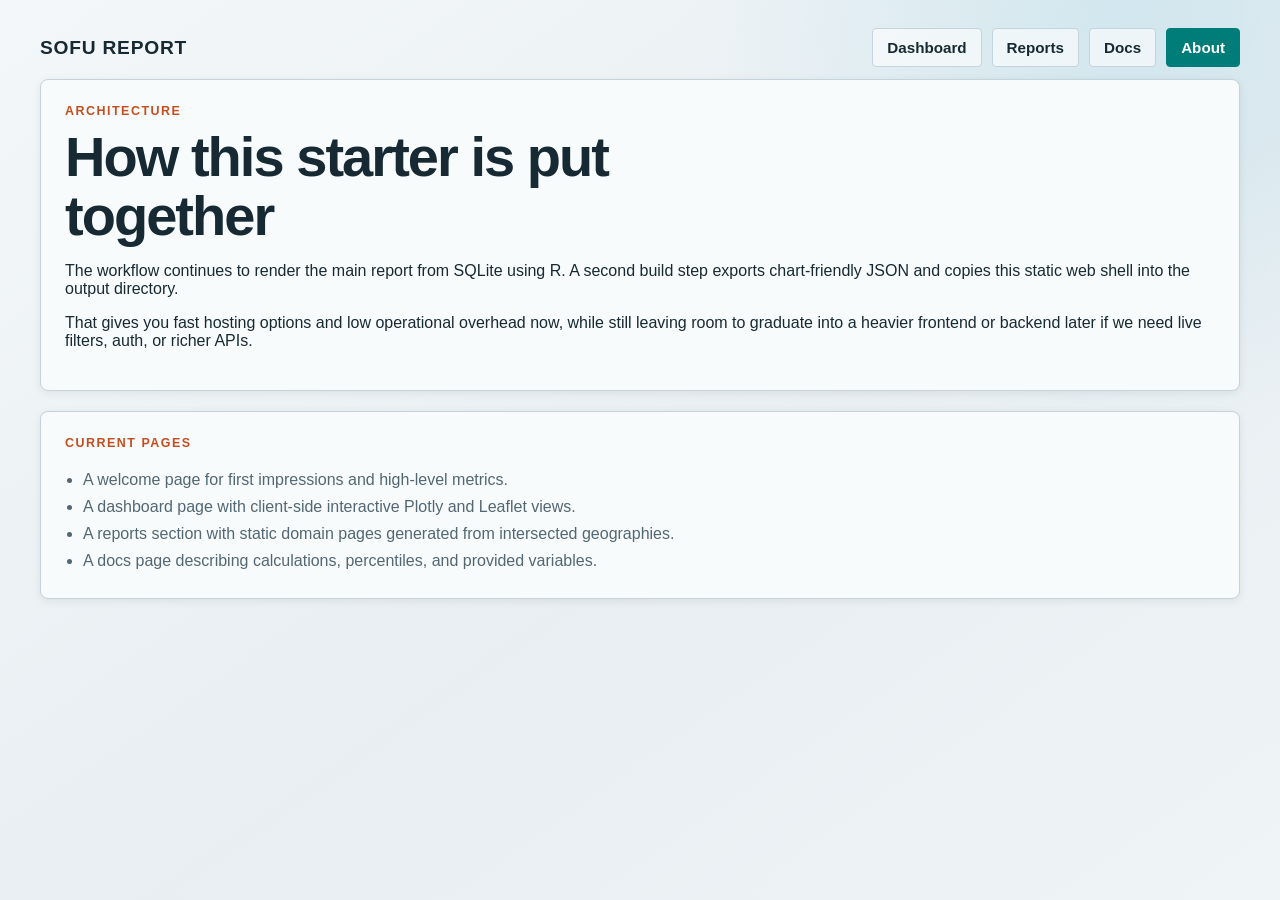
<file: web/about.html>
<!DOCTYPE html>
<html lang="en">
<head>
  <meta charset="UTF-8" />
  <meta name="viewport" content="width=device-width, initial-scale=1.0" />
  <title>About SOFU Report</title>
  <link rel="stylesheet" href="assets/styles.css" />
</head>
<body data-page="about" data-build="BUILD_VERSION">
  <div class="site-shell">
    <nav class="topbar compact">
      <a class="brand" href="index.html">SOFU Report</a>
      <div class="topbar-links">
        <a href="dashboard.html">Dashboard</a>
        <a href="reports.html">Reports</a>
        <a href="docs.html">Docs</a>
        <a class="active" href="about.html">About</a>
      </div>
    </nav>

    <main class="content-grid single-column">
      <section class="info-card">
        <p class="section-label">Architecture</p>
        <h1>How this starter is put together</h1>
        <p>
          The workflow continues to render the main report from SQLite using R. A second build step exports
          chart-friendly JSON and copies this static web shell into the output directory.
        </p>
        <p>
          That gives you fast hosting options and low operational overhead now, while still leaving room to
          graduate into a heavier frontend or backend later if we need live filters, auth, or richer APIs.
        </p>
      </section>

      <section class="info-card">
        <p class="section-label">Current pages</p>
        <ul class="feature-list">
          <li>A welcome page for first impressions and high-level metrics.</li>
          <li>A dashboard page with client-side interactive Plotly and Leaflet views.</li>
          <li>A reports section with static domain pages generated from intersected geographies.</li>
          <li>A docs page describing calculations, percentiles, and provided variables.</li>
        </ul>
      </section>
    </main>
  </div>
</body>
</html>
</file>
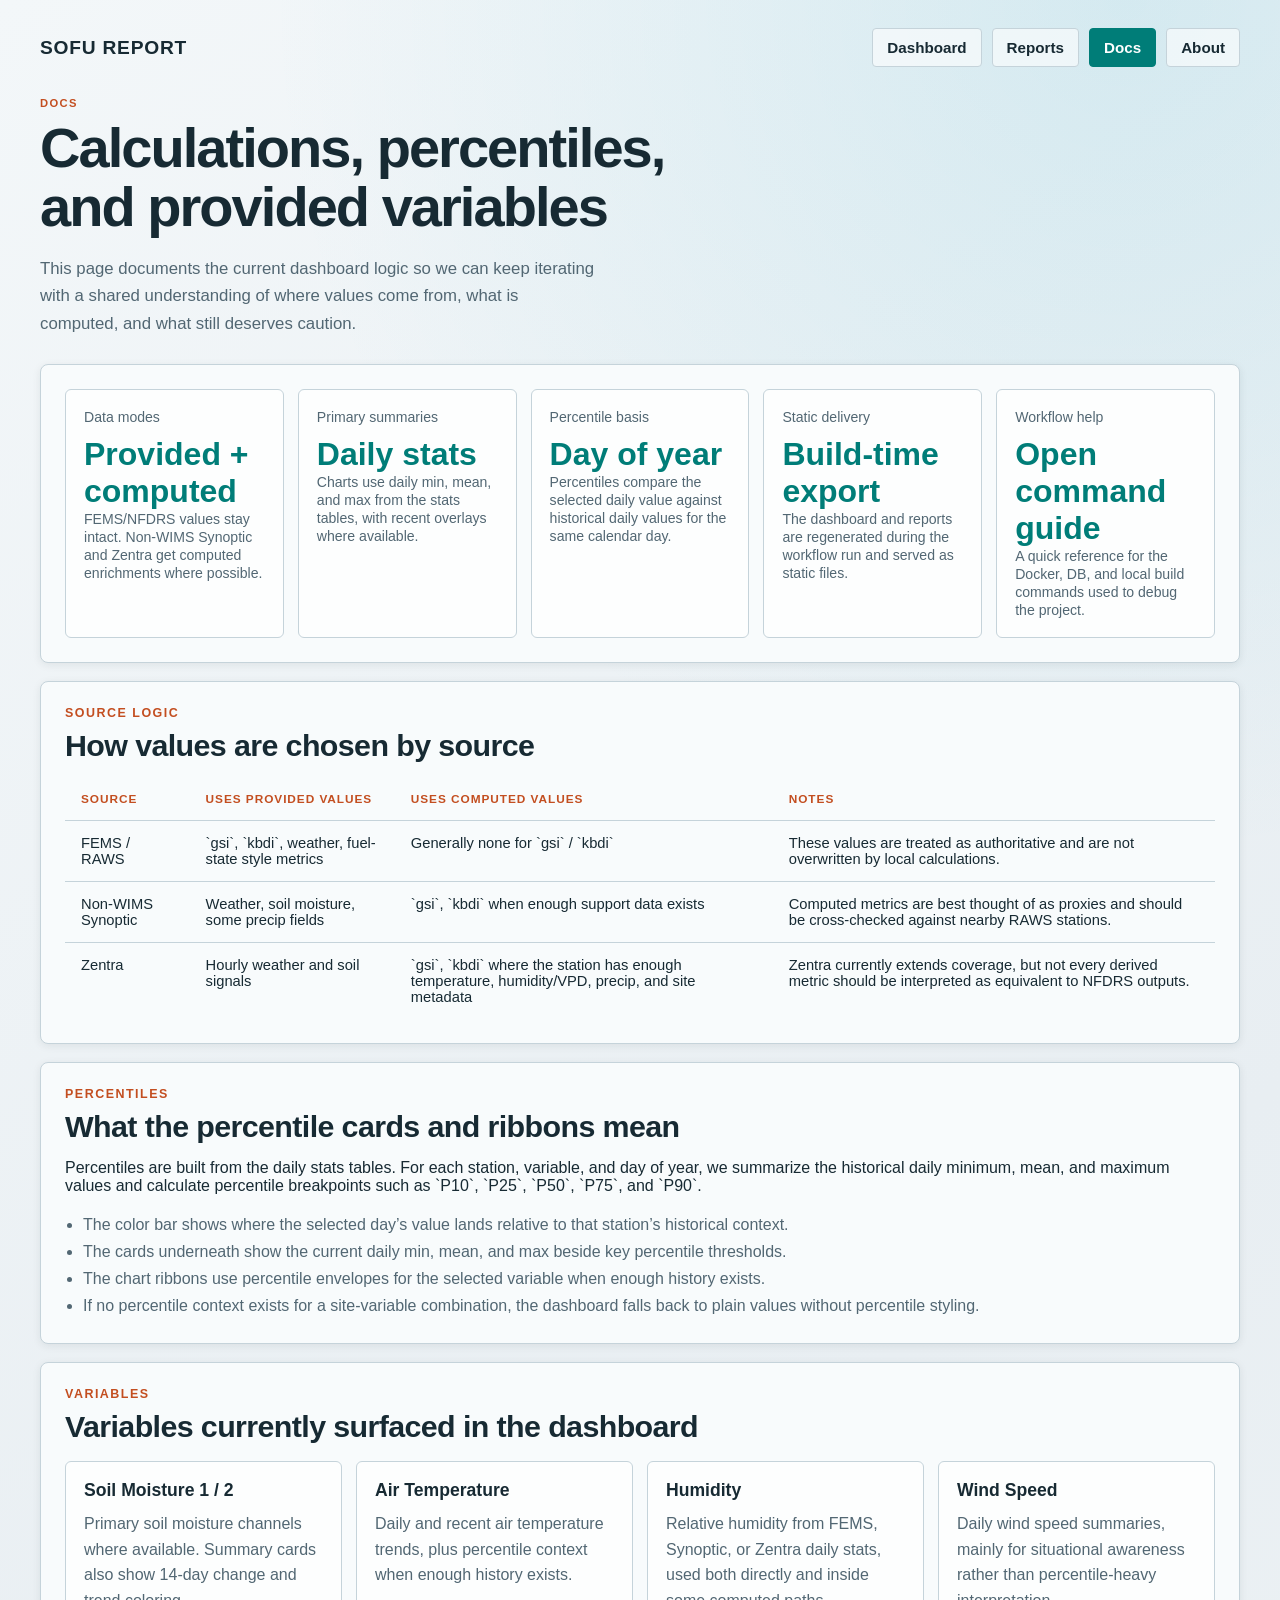
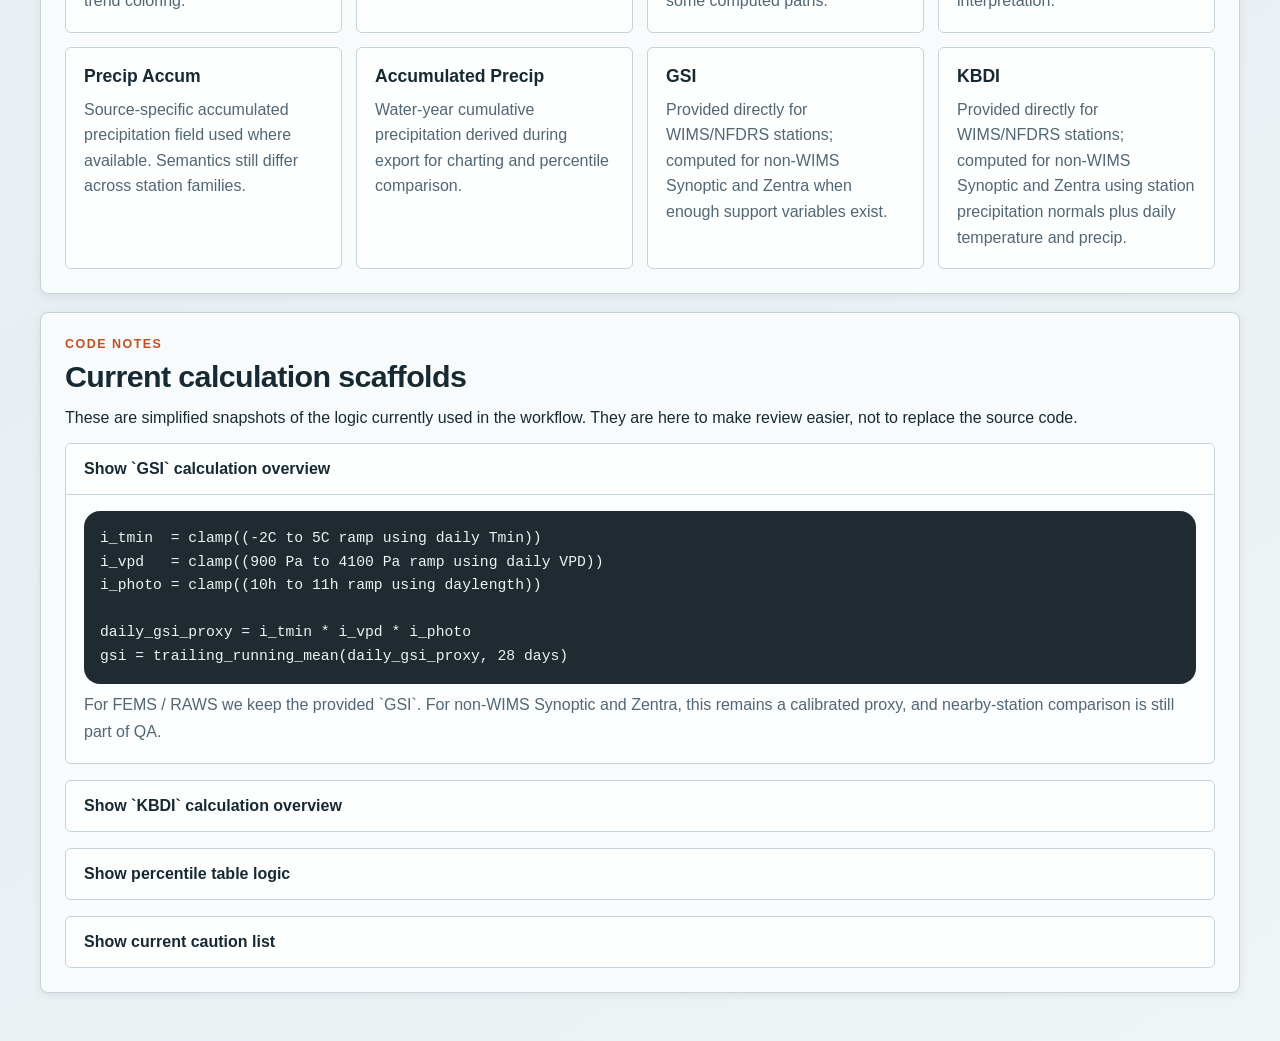
<file: web/docs.html>
<!DOCTYPE html>
<html lang="en">
<head>
  <meta charset="UTF-8" />
  <meta name="viewport" content="width=device-width, initial-scale=1.0" />
  <title>SOFU Docs</title>
  <link rel="stylesheet" href="assets/styles.css" />
</head>
<body data-page="docs" data-build="BUILD_VERSION">
  <div class="site-shell">
    <nav class="topbar compact">
      <a class="brand" href="index.html">SOFU Report</a>
      <div class="topbar-links">
        <a href="dashboard.html">Dashboard</a>
        <a href="reports.html">Reports</a>
        <a class="active" href="docs.html">Docs</a>
        <a href="about.html">About</a>
      </div>
    </nav>

    <main class="content-grid single-column docs-layout">
      <section class="page-header">
        <p class="eyebrow">Docs</p>
        <h1>Calculations, percentiles, and provided variables</h1>
        <p class="lead">
          This page documents the current dashboard logic so we can keep iterating with a shared understanding
          of where values come from, what is computed, and what still deserves caution.
        </p>
      </section>

      <section class="panel">
        <div class="metric-grid">
          <article class="metric-card">
            <span>Data modes</span>
            <strong>Provided + computed</strong>
            <span>FEMS/NFDRS values stay intact. Non-WIMS Synoptic and Zentra get computed enrichments where possible.</span>
          </article>
          <article class="metric-card">
            <span>Primary summaries</span>
            <strong>Daily stats</strong>
            <span>Charts use daily min, mean, and max from the stats tables, with recent overlays where available.</span>
          </article>
          <article class="metric-card">
            <span>Percentile basis</span>
            <strong>Day of year</strong>
            <span>Percentiles compare the selected daily value against historical daily values for the same calendar day.</span>
          </article>
          <article class="metric-card">
            <span>Static delivery</span>
            <strong>Build-time export</strong>
            <span>The dashboard and reports are regenerated during the workflow run and served as static files.</span>
          </article>
          <article class="metric-card">
            <span>Workflow help</span>
            <strong><a href="workflows.html">Open command guide</a></strong>
            <span>A quick reference for the Docker, DB, and local build commands used to debug the project.</span>
          </article>
        </div>
      </section>

      <section class="info-card">
        <p class="section-label">Source logic</p>
        <h2>How values are chosen by source</h2>
        <div class="docs-table-wrap">
          <table class="report-table">
            <thead>
              <tr>
                <th>Source</th>
                <th>Uses provided values</th>
                <th>Uses computed values</th>
                <th>Notes</th>
              </tr>
            </thead>
            <tbody>
              <tr>
                <td>FEMS / RAWS</td>
                <td>`gsi`, `kbdi`, weather, fuel-state style metrics</td>
                <td>Generally none for `gsi` / `kbdi`</td>
                <td>These values are treated as authoritative and are not overwritten by local calculations.</td>
              </tr>
              <tr>
                <td>Non-WIMS Synoptic</td>
                <td>Weather, soil moisture, some precip fields</td>
                <td>`gsi`, `kbdi` when enough support data exists</td>
                <td>Computed metrics are best thought of as proxies and should be cross-checked against nearby RAWS stations.</td>
              </tr>
              <tr>
                <td>Zentra</td>
                <td>Hourly weather and soil signals</td>
                <td>`gsi`, `kbdi` where the station has enough temperature, humidity/VPD, precip, and site metadata</td>
                <td>Zentra currently extends coverage, but not every derived metric should be interpreted as equivalent to NFDRS outputs.</td>
              </tr>
            </tbody>
          </table>
        </div>
      </section>

      <section class="info-card">
        <p class="section-label">Percentiles</p>
        <h2>What the percentile cards and ribbons mean</h2>
        <p>
          Percentiles are built from the daily stats tables. For each station, variable, and day of year, we summarize
          the historical daily minimum, mean, and maximum values and calculate percentile breakpoints such as
          `P10`, `P25`, `P50`, `P75`, and `P90`.
        </p>
        <ul class="feature-list">
          <li>The color bar shows where the selected day’s value lands relative to that station’s historical context.</li>
          <li>The cards underneath show the current daily min, mean, and max beside key percentile thresholds.</li>
          <li>The chart ribbons use percentile envelopes for the selected variable when enough history exists.</li>
          <li>If no percentile context exists for a site-variable combination, the dashboard falls back to plain values without percentile styling.</li>
        </ul>
      </section>

      <section class="info-card">
        <p class="section-label">Variables</p>
        <h2>Variables currently surfaced in the dashboard</h2>
        <div class="docs-variable-grid">
          <article class="docs-variable-card">
            <h3>Soil Moisture 1 / 2</h3>
            <p>Primary soil moisture channels where available. Summary cards also show 14-day change and trend coloring.</p>
          </article>
          <article class="docs-variable-card">
            <h3>Air Temperature</h3>
            <p>Daily and recent air temperature trends, plus percentile context when enough history exists.</p>
          </article>
          <article class="docs-variable-card">
            <h3>Humidity</h3>
            <p>Relative humidity from FEMS, Synoptic, or Zentra daily stats, used both directly and inside some computed paths.</p>
          </article>
          <article class="docs-variable-card">
            <h3>Wind Speed</h3>
            <p>Daily wind speed summaries, mainly for situational awareness rather than percentile-heavy interpretation.</p>
          </article>
          <article class="docs-variable-card">
            <h3>Precip Accum</h3>
            <p>Source-specific accumulated precipitation field used where available. Semantics still differ across station families.</p>
          </article>
          <article class="docs-variable-card">
            <h3>Accumulated Precip</h3>
            <p>Water-year cumulative precipitation derived during export for charting and percentile comparison.</p>
          </article>
          <article class="docs-variable-card">
            <h3>GSI</h3>
            <p>Provided directly for WIMS/NFDRS stations; computed for non-WIMS Synoptic and Zentra when enough support variables exist.</p>
          </article>
          <article class="docs-variable-card">
            <h3>KBDI</h3>
            <p>Provided directly for WIMS/NFDRS stations; computed for non-WIMS Synoptic and Zentra using station precipitation normals plus daily temperature and precip.</p>
          </article>
        </div>
      </section>

      <section class="info-card">
        <p class="section-label">Code notes</p>
        <h2>Current calculation scaffolds</h2>
        <p>
          These are simplified snapshots of the logic currently used in the workflow. They are here to make review easier,
          not to replace the source code.
        </p>

        <details class="docs-toggle" open>
          <summary>Show `GSI` calculation overview</summary>
          <div class="docs-code-wrap">
            <pre><code>i_tmin  = clamp((-2C to 5C ramp using daily Tmin))
i_vpd   = clamp((900 Pa to 4100 Pa ramp using daily VPD))
i_photo = clamp((10h to 11h ramp using daylength))

daily_gsi_proxy = i_tmin * i_vpd * i_photo
gsi = trailing_running_mean(daily_gsi_proxy, 28 days)</code></pre>
          </div>
          <p class="docs-note">
            For FEMS / RAWS we keep the provided `GSI`. For non-WIMS Synoptic and Zentra, this remains a calibrated proxy,
            and nearby-station comparison is still part of QA.
          </p>
        </details>

        <details class="docs-toggle">
          <summary>Show `KBDI` calculation overview</summary>
          <div class="docs-code-wrap">
            <pre><code>inputs:
  daily Tmax
  daily precip
  station mean annual precipitation (PRISM normal)

stateful recurrence:
  if rainfall &gt; 0.2 in:
    reduce yesterday's KBDI

  add drought factor as function of:
    current KBDI
    Tmax
    annual precipitation normal

  clamp result to [0, 800]</code></pre>
          </div>
          <p class="docs-note">
            KBDI is only computed for non-WIMS Synoptic and Zentra where usable support inputs exist. If precip support is missing,
            the workflow now prefers to skip the derived KBDI rather than emit obviously bad values.
          </p>
        </details>

        <details class="docs-toggle">
          <summary>Show percentile table logic</summary>
          <div class="docs-code-wrap">
            <pre><code>group by:
  station_id
  metric_name
  day_of_year_key
  stat_type (value_min / value_mean / value_max)

from complete daily stats:
  p05, p10, p25, p50, p75, p90, p95
  n_years
  min and max source dates</code></pre>
          </div>
          <p class="docs-note">
            Percentiles are recomputed from the daily stats tables and refreshed incrementally after the initial backfill.
          </p>
        </details>

        <details class="docs-toggle">
          <summary>Show current caution list</summary>
          <div class="docs-code-wrap">
            <pre><code>- Precip field semantics are not uniform across all sources.
- Computed GSI for non-WIMS / Zentra is a proxy, not a formal NFDRS replacement.
- Computed KBDI depends heavily on usable daily precip support.
- Variable coverage differs by station family and by site.</code></pre>
          </div>
        </details>
      </section>
    </main>
  </div>
</body>
</html>
</file>
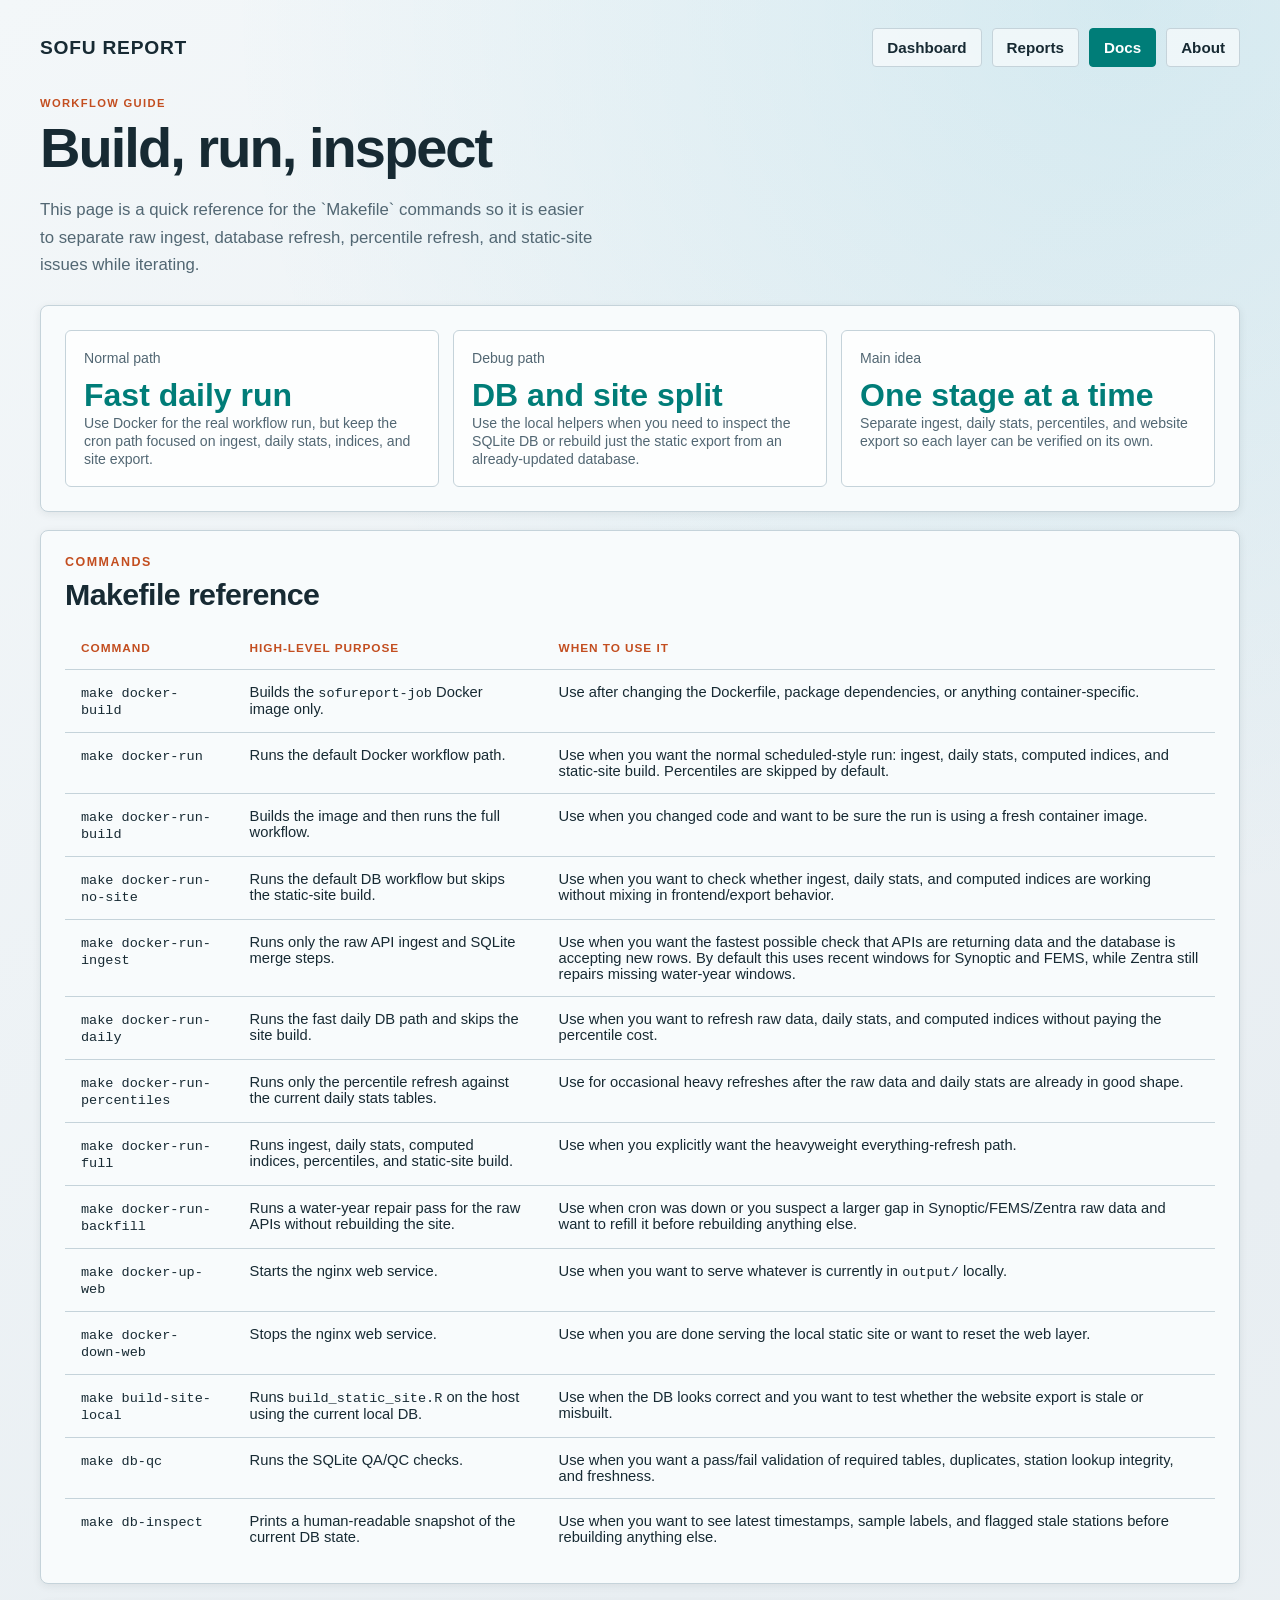
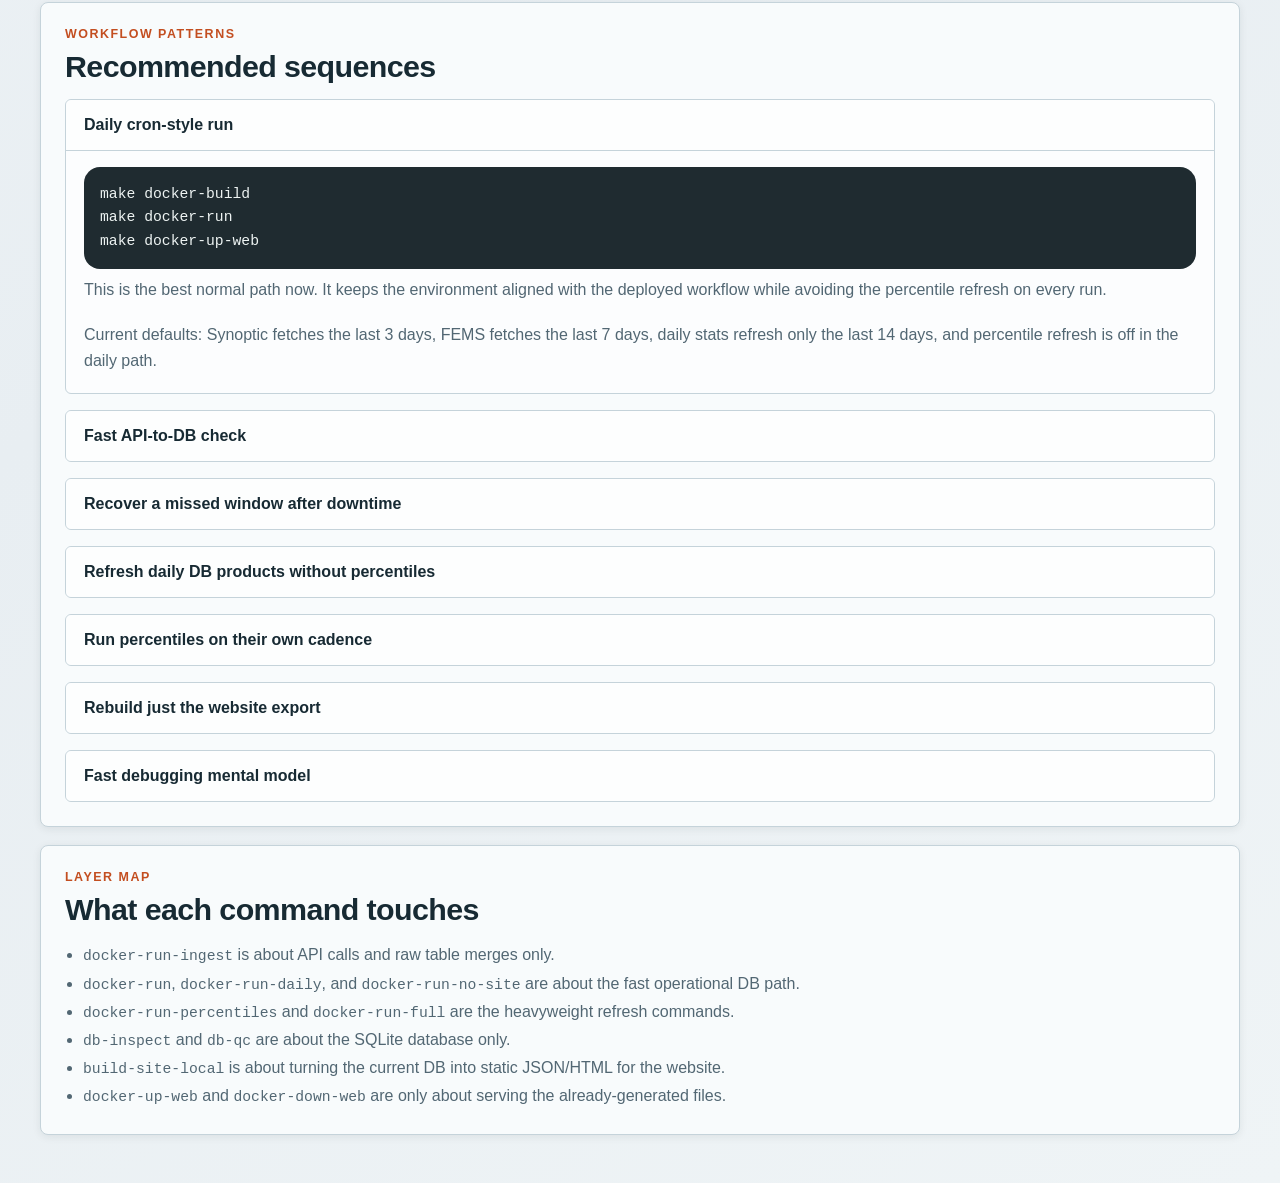
<file: web/workflows.html>
<!DOCTYPE html>
<html lang="en">
<head>
  <meta charset="UTF-8" />
  <meta name="viewport" content="width=device-width, initial-scale=1.0" />
  <title>SOFU Workflow Guide</title>
  <link rel="stylesheet" href="assets/styles.css" />
</head>
<body data-page="docs" data-build="BUILD_VERSION">
  <div class="site-shell">
    <nav class="topbar compact">
      <a class="brand" href="index.html">SOFU Report</a>
      <div class="topbar-links">
        <a href="dashboard.html">Dashboard</a>
        <a href="reports.html">Reports</a>
        <a class="active" href="docs.html">Docs</a>
        <a href="about.html">About</a>
      </div>
    </nav>

    <main class="content-grid single-column docs-layout">
      <section class="page-header">
        <p class="eyebrow">Workflow Guide</p>
        <h1>Build, run, inspect</h1>
        <p class="lead">
          This page is a quick reference for the `Makefile` commands so it is easier to separate
          raw ingest, database refresh, percentile refresh, and static-site issues while iterating.
        </p>
      </section>

      <section class="panel">
        <div class="metric-grid">
          <article class="metric-card">
            <span>Normal path</span>
            <strong>Fast daily run</strong>
            <span>Use Docker for the real workflow run, but keep the cron path focused on ingest, daily stats, indices, and site export.</span>
          </article>
          <article class="metric-card">
            <span>Debug path</span>
            <strong>DB and site split</strong>
            <span>Use the local helpers when you need to inspect the SQLite DB or rebuild just the static export from an already-updated database.</span>
          </article>
          <article class="metric-card">
            <span>Main idea</span>
            <strong>One stage at a time</strong>
            <span>Separate ingest, daily stats, percentiles, and website export so each layer can be verified on its own.</span>
          </article>
        </div>
      </section>

      <section class="info-card">
        <p class="section-label">Commands</p>
        <h2>Makefile reference</h2>
        <div class="docs-table-wrap">
          <table class="report-table">
            <thead>
              <tr>
                <th>Command</th>
                <th>High-level purpose</th>
                <th>When to use it</th>
              </tr>
            </thead>
            <tbody>
              <tr>
                <td><code>make docker-build</code></td>
                <td>Builds the <code>sofureport-job</code> Docker image only.</td>
                <td>Use after changing the Dockerfile, package dependencies, or anything container-specific.</td>
              </tr>
              <tr>
                <td><code>make docker-run</code></td>
                <td>Runs the default Docker workflow path.</td>
                <td>Use when you want the normal scheduled-style run: ingest, daily stats, computed indices, and static-site build. Percentiles are skipped by default.</td>
              </tr>
              <tr>
                <td><code>make docker-run-build</code></td>
                <td>Builds the image and then runs the full workflow.</td>
                <td>Use when you changed code and want to be sure the run is using a fresh container image.</td>
              </tr>
              <tr>
                <td><code>make docker-run-no-site</code></td>
                <td>Runs the default DB workflow but skips the static-site build.</td>
                <td>Use when you want to check whether ingest, daily stats, and computed indices are working without mixing in frontend/export behavior.</td>
              </tr>
              <tr>
                <td><code>make docker-run-ingest</code></td>
                <td>Runs only the raw API ingest and SQLite merge steps.</td>
                <td>Use when you want the fastest possible check that APIs are returning data and the database is accepting new rows. By default this uses recent windows for Synoptic and FEMS, while Zentra still repairs missing water-year windows.</td>
              </tr>
              <tr>
                <td><code>make docker-run-daily</code></td>
                <td>Runs the fast daily DB path and skips the site build.</td>
                <td>Use when you want to refresh raw data, daily stats, and computed indices without paying the percentile cost.</td>
              </tr>
              <tr>
                <td><code>make docker-run-percentiles</code></td>
                <td>Runs only the percentile refresh against the current daily stats tables.</td>
                <td>Use for occasional heavy refreshes after the raw data and daily stats are already in good shape.</td>
              </tr>
              <tr>
                <td><code>make docker-run-full</code></td>
                <td>Runs ingest, daily stats, computed indices, percentiles, and static-site build.</td>
                <td>Use when you explicitly want the heavyweight everything-refresh path.</td>
              </tr>
              <tr>
                <td><code>make docker-run-backfill</code></td>
                <td>Runs a water-year repair pass for the raw APIs without rebuilding the site.</td>
                <td>Use when cron was down or you suspect a larger gap in Synoptic/FEMS/Zentra raw data and want to refill it before rebuilding anything else.</td>
              </tr>
              <tr>
                <td><code>make docker-up-web</code></td>
                <td>Starts the nginx web service.</td>
                <td>Use when you want to serve whatever is currently in <code>output/</code> locally.</td>
              </tr>
              <tr>
                <td><code>make docker-down-web</code></td>
                <td>Stops the nginx web service.</td>
                <td>Use when you are done serving the local static site or want to reset the web layer.</td>
              </tr>
              <tr>
                <td><code>make build-site-local</code></td>
                <td>Runs <code>build_static_site.R</code> on the host using the current local DB.</td>
                <td>Use when the DB looks correct and you want to test whether the website export is stale or misbuilt.</td>
              </tr>
              <tr>
                <td><code>make db-qc</code></td>
                <td>Runs the SQLite QA/QC checks.</td>
                <td>Use when you want a pass/fail validation of required tables, duplicates, station lookup integrity, and freshness.</td>
              </tr>
              <tr>
                <td><code>make db-inspect</code></td>
                <td>Prints a human-readable snapshot of the current DB state.</td>
                <td>Use when you want to see latest timestamps, sample labels, and flagged stale stations before rebuilding anything else.</td>
              </tr>
            </tbody>
          </table>
        </div>
      </section>

      <section class="info-card">
        <p class="section-label">Workflow patterns</p>
        <h2>Recommended sequences</h2>

        <details class="docs-toggle" open>
          <summary>Daily cron-style run</summary>
          <div class="docs-code-wrap">
            <pre><code>make docker-build
make docker-run
make docker-up-web</code></pre>
          </div>
          <p class="docs-note">
            This is the best normal path now. It keeps the environment aligned with the deployed workflow while avoiding the percentile refresh on every run.
          </p>
          <p class="docs-note">
            Current defaults: Synoptic fetches the last 3 days, FEMS fetches the last 7 days, daily stats refresh only the last 14 days, and percentile refresh is off in the daily path.
          </p>
        </details>

        <details class="docs-toggle">
          <summary>Fast API-to-DB check</summary>
          <div class="docs-code-wrap">
            <pre><code>make docker-run-ingest
make db-inspect
make db-qc</code></pre>
          </div>
          <p class="docs-note">
            Use this when you suspect the workflow is not writing the right raw data into <code>data/sofu.sqlite</code> and you do not want stats or percentiles obscuring the issue.
          </p>
        </details>

        <details class="docs-toggle">
          <summary>Recover a missed window after downtime</summary>
          <div class="docs-code-wrap">
            <pre><code>make docker-run-backfill
make db-inspect
make build-site-local</code></pre>
          </div>
          <p class="docs-note">
            Use this when you had a cron interruption or another outage and need a heavier raw-data repair pass before rebuilding the site.
          </p>
        </details>

        <details class="docs-toggle">
          <summary>Refresh daily DB products without percentiles</summary>
          <div class="docs-code-wrap">
            <pre><code>make docker-run-daily
make db-inspect
make db-qc</code></pre>
          </div>
          <p class="docs-note">
            Use this when the APIs look healthy and you want the fast operational path: raw ingest, daily min/max/mean tables, and computed indices.
          </p>
        </details>

        <details class="docs-toggle">
          <summary>Run percentiles on their own cadence</summary>
          <div class="docs-code-wrap">
            <pre><code>make docker-run-percentiles
make build-site-local
make docker-up-web</code></pre>
          </div>
          <p class="docs-note">
            Use this when you want to refresh the heavy percentile tables separately, for example seasonally or after a larger backfill.
          </p>
        </details>

        <details class="docs-toggle">
          <summary>Rebuild just the website export</summary>
          <div class="docs-code-wrap">
            <pre><code>make build-site-local
make docker-up-web</code></pre>
          </div>
          <p class="docs-note">
            Use this when the DB looks current but the website appears stale. This isolates the static-site layer from the workflow layer.
          </p>
        </details>

        <details class="docs-toggle">
          <summary>Fast debugging mental model</summary>
          <div class="docs-code-wrap">
            <pre><code>1. Are the APIs ingesting into SQLite?
2. Are daily stats and computed indices current?
3. Do percentiles need a separate refresh?
4. Does the static export reflect the DB?
5. Is nginx serving the latest output?</code></pre>
          </div>
          <p class="docs-note">
            If you answer those in order, most issues get narrowed down quickly instead of bleeding across multiple layers.
          </p>
        </details>
      </section>

      <section class="info-card">
        <p class="section-label">Layer map</p>
        <h2>What each command touches</h2>
        <ul class="feature-list">
          <li><code>docker-run-ingest</code> is about API calls and raw table merges only.</li>
          <li><code>docker-run</code>, <code>docker-run-daily</code>, and <code>docker-run-no-site</code> are about the fast operational DB path.</li>
          <li><code>docker-run-percentiles</code> and <code>docker-run-full</code> are the heavyweight refresh commands.</li>
          <li><code>db-inspect</code> and <code>db-qc</code> are about the SQLite database only.</li>
          <li><code>build-site-local</code> is about turning the current DB into static JSON/HTML for the website.</li>
          <li><code>docker-up-web</code> and <code>docker-down-web</code> are only about serving the already-generated files.</li>
        </ul>
      </section>
    </main>
  </div>
</body>
</html>
</file>
<file: web/assets/styles.css>
/* Shared field-interface theme, adapted from the Kootenai project. */
.station-current-report { margin-bottom: 24px; padding: 20px 0; border-top: 1px solid #c5d3da; border-bottom: 1px solid #c5d3da; }
.station-current-report h3 { margin: 0; font-size: 1.25rem; }
.today-observations { display: grid; gap: 8px; background: #edf5f6; border-left: 3px solid #007d78; padding: 16px; margin-bottom: 20px; }
.today-observations strong { font-size: 1.5rem; color: #005f5b; }
.today-observations small { color: #526773; }
.chart-window-toolbar { display: flex; flex-wrap: wrap; align-items: center; gap: 8px; margin: 14px 0; }
.chart-window-toolbar button { cursor: pointer; padding: 8px 12px; border: 1px solid #c5d3da; border-radius: 4px; background: white; color: #172a33; }
.chart-window-toolbar button[aria-pressed=true] { background: #007d78; border-color: #007d78; color: white; }
.rates-window-grid { display: grid; grid-template-columns: repeat(4, minmax(0, 1fr)); gap: 12px; margin: 18px 0; }
.rates-window-grid .metric-card { min-width: 0; padding: 14px; }
.rates-window-grid .metric-card strong { font-size: 1.7rem; }
.report-window-rate { display: block; font-size: .72rem; font-weight: 400; line-height: 1.6; margin-top: 6px; white-space: normal; }
.report-detail-values .report-window-rate { font-size: .72rem; }
.rates-chart-tools, .report-filter-bar { display: flex; flex-wrap: wrap; gap: 18px; align-items: center; justify-content: space-between; margin: 16px 0; }
.rates-chart-tools label, .report-filter-bar label { display: grid; gap: 6px; font-size: .8rem; font-weight: 600; }
.rates-chart-tools select, .report-filter-bar input[type=search], [data-report-chart-window] { padding: 9px 12px; border: 1px solid #c5d3da; border-radius: 4px; background: white; color: #172a33; }
.report-filter-bar input[type=search] { width: min(340px, 100%); }
.report-filter-bar .report-current-filter { display: flex; align-items: center; }
.report-sort-button { border: 0; padding: 0; background: transparent; color: inherit; font: inherit; cursor: pointer; text-align: inherit; }
.rate-stale { display: inline-block; padding: 2px 6px; border-radius: 4px; background: #f8e5dc; color: #8c3f1f; }
.rates-observation-chart { min-height: 280px; }
.report-table .report-window-rate { min-width: 120px; }
@media (max-width: 760px) { .rates-window-grid { grid-template-columns: repeat(2, minmax(0, 1fr)); } .report-row-detail { display: block; } .report-detail-values { margin: 16px 0; } }
@media (max-width: 420px) { .rates-window-grid, .report-detail-values { grid-template-columns: 1fr 1fr; } }
:root {
  --bg: #e8eef2;
  --bg-accent: #d5e2e9;
  --ink: #172a33;
  --muted: #526773;
  --panel: #f8fbfc;
  --line: #c5d3da;
  --brand: #007d78;
  --brand-2: #c34e20;
  --brand-3: #277f5d;
  --shadow: 0 2px 8px rgba(20, 38, 40, 0.08);
  --radius-lg: 8px;
  --radius-md: 6px;
  --radius-sm: 4px;
}

body h1 { font-size: clamp(2rem, 4.5vw, 3.5rem); max-width: 22ch; letter-spacing: -.035em; }
body h2 { font-size: clamp(1.35rem, 2.5vw, 1.9rem); letter-spacing: -.02em; }
body .panel, body .hero-copy, body .hero-panel, body .info-card { border-color: var(--line); backdrop-filter: none; }
body .metric-card { border-radius: 6px; box-shadow: none; }
body .page-header { padding-bottom: 8px; }
body .hero-copy { padding: 30px; }
body .panel-label, body .eyebrow { font-size: .7rem; }
body .topbar-links a { font-weight: 600; }
body button, body select, body input { font-family: inherit; }
:focus-visible { outline: 3px solid #009bc0; outline-offset: 3px; }
.area-browser > .panel-note { margin: 12px 0 20px; }
.area-layout { display: grid; grid-template-columns: minmax(0, 1.8fr) minmax(260px, 1fr); gap: 24px; }
#area-map { height: 490px; border: 1px solid var(--line); border-radius: 6px; z-index: 0; }
.area-sidebar { display: flex; flex-direction: column; gap: 10px; min-width: 0; }
.area-sidebar label { font-size: .8rem; font-weight: 600; }
.area-sidebar select { width: 100%; padding: 10px; color: var(--ink); border: 1px solid var(--line); border-radius: 4px; background: white; }
#area-status { margin: 0; font-size: .82rem; line-height: 1.5; color: var(--muted); }
#area-station-detail { padding-top: 18px; margin-top: 8px; border-top: 1px solid var(--line); }
#area-station-detail h3 { margin: 0; }
.area-readings { display: grid; grid-template-columns: 1fr 1fr; gap: 8px; }
.area-readings > div { padding: 8px; background: #edf4f6; border-radius: 4px; }
.area-readings dt { font-size: .75rem; color: var(--muted); }
.area-readings dd { margin: 4px 0 0; font-weight: 700; color: var(--brand); }
.area-readings small { font-size: .68rem; color: var(--muted); }
.home-destinations { display: grid; grid-template-columns: repeat(3, minmax(0, 1fr)); gap: 18px; }
.home-destinations a { display: flex; flex-direction: column; border-top: 3px solid var(--brand); transition: transform .18s ease; }
.home-destinations a:hover { transform: translateY(-3px); }
.home-destinations p:not(.panel-label) { color: var(--muted); line-height: 1.65; }
.home-destinations span { margin-top: auto; color: var(--brand); font-weight: 600; }
@media (max-width: 760px) {
  .area-layout, .home-destinations { grid-template-columns: 1fr; }
  #area-map { height: 350px; }
}
@media (prefers-reduced-motion: reduce) {
  .home-destinations a { transition: none; }
}

* {
  box-sizing: border-box;
}

body {
  margin: 0;
  min-height: 100vh;
  font-family: "IBM Plex Sans", "Segoe UI", sans-serif;
  color: var(--ink);
  background:
    radial-gradient(circle at 88% 0%, rgba(0, 155, 192, 0.11), transparent 30%),
    linear-gradient(145deg, #f3f7f9 0%, var(--bg) 56%, #eff4f6 100%);
}

a {
  color: inherit;
  text-decoration: none;
}

.site-shell {
  width: min(1200px, calc(100% - 32px));
  margin: 0 auto;
  padding: 20px 0 48px;
}

.topbar {
  display: flex;
  justify-content: space-between;
  align-items: center;
  gap: 16px;
  padding: 8px 0 24px;
}

.topbar.compact {
  padding-bottom: 12px;
}

.brand {
  font-size: 1.2rem;
  font-weight: 700;
  letter-spacing: 0.04em;
  text-transform: uppercase;
}

.topbar-links {
  display: flex;
  flex-wrap: wrap;
  gap: 10px;
}

.topbar-links a,
.tab {
  padding: 10px 14px;
  border: 1px solid var(--line);
  border-radius: var(--radius-sm);
  background: rgba(255, 255, 255, 0.6);
  font-size: 0.95rem;
}

.topbar-links a.active,
.tab.active {
  background: var(--brand);
  color: #fff;
  border-color: var(--brand);
}

.hero {
  padding: 8px 0 24px;
}

.hero-grid,
.content-grid {
  display: grid;
  gap: 20px;
}

.hero-grid {
  grid-template-columns: 1.4fr 0.9fr;
  align-items: stretch;
}

.hero-copy,
.hero-panel,
.info-card,
.panel {
  background: var(--panel);
  border: 1px solid rgba(255, 255, 255, 0.8);
  border-radius: var(--radius-lg);
  box-shadow: var(--shadow);
  backdrop-filter: blur(12px);
}

.hero-copy {
  padding: 42px;
}

.hero-panel,
.info-card,
.panel {
  padding: 24px;
}

.eyebrow,
.section-label,
.panel-label {
  margin: 0 0 10px;
  color: var(--brand-2);
  text-transform: uppercase;
  letter-spacing: 0.12em;
  font-size: 0.78rem;
  font-weight: 700;
}

h1,
h2 {
  margin: 0;
  line-height: 1.05;
  font-weight: 700;
}

h1 {
  font-size: clamp(2.5rem, 6vw, 4.8rem);
  max-width: 12ch;
}

h2 {
  font-size: clamp(1.6rem, 3vw, 2.4rem);
}

.lead {
  margin: 18px 0 0;
  max-width: 60ch;
  color: var(--muted);
  font-size: 1.05rem;
  line-height: 1.65;
}

.hero-actions {
  display: flex;
  flex-wrap: wrap;
  gap: 12px;
  margin-top: 28px;
}

.button {
  display: inline-flex;
  align-items: center;
  justify-content: center;
  min-height: 48px;
  padding: 0 18px;
  border-radius: var(--radius-sm);
  font-weight: 700;
}

.button-primary {
  background: var(--brand);
  color: #fff;
}

.button-secondary {
  background: rgba(255, 255, 255, 0.82);
  border: 1px solid var(--line);
}

.landing-note h2 {
  font-size: clamp(1.8rem, 3vw, 2.75rem);
}

.landing-note p:not(.panel-label) {
  color: var(--muted);
  line-height: 1.6;
}

.landing-updated {
  margin-top: 28px;
  font-size: 0.92rem;
}

.landing-main {
  padding-bottom: 24px;
}

.landing-index-grid {
  display: grid;
  grid-template-columns: repeat(2, minmax(0, 1fr));
  gap: 20px;
}

.landing-index-card {
  min-width: 0;
}

.landing-index-heading {
  display: flex;
  justify-content: space-between;
  gap: 16px;
  align-items: flex-start;
}

.landing-heading-actions {
  display: flex;
  flex-wrap: wrap;
  justify-content: flex-end;
  gap: 8px;
}

.landing-index-heading h2 {
  font-size: clamp(1.8rem, 3vw, 2.5rem);
}

.landing-frame-date {
  flex: 0 0 auto;
  padding: 9px 12px;
  border-radius: var(--radius-sm);
  background: rgba(32, 79, 74, 0.12);
  color: var(--brand);
  font-size: 0.86rem;
  font-weight: 700;
}

.landing-expand-button {
  min-height: 36px;
  padding: 0 11px;
  border: 1px solid var(--line);
  border-radius: var(--radius-sm);
  background: rgba(255, 255, 255, 0.82);
  color: var(--ink);
  cursor: pointer;
  font: inherit;
  font-size: 0.84rem;
  font-weight: 700;
}

.landing-index-description,
.landing-map-figure figcaption {
  color: var(--muted);
  line-height: 1.55;
}

.landing-map-figure {
  margin: 18px 0;
  overflow: hidden;
  border: 1px solid var(--line);
  border-radius: var(--radius-md);
  background: #f8f4ed;
}

.landing-map-figure img {
  display: block;
  width: 100%;
  aspect-ratio: 1.45 / 1;
  object-fit: contain;
}

.landing-map-figure figcaption {
  padding: 10px 14px;
  border-top: 1px solid var(--line);
  font-size: 0.86rem;
}

.landing-controls {
  display: grid;
  grid-template-columns: auto repeat(2, minmax(0, 1fr));
  gap: 14px;
  align-items: end;
}

.landing-controls label {
  display: grid;
  gap: 6px;
  color: var(--muted);
  font-size: 0.86rem;
}

.landing-controls input[type="range"] {
  width: 100%;
  accent-color: var(--brand);
}

.landing-controls output {
  color: var(--ink);
  font-size: 0.9rem;
}

.landing-playback-buttons {
  display: flex;
  gap: 8px;
}

.landing-playback-buttons button {
  min-height: 40px;
  padding: 0 13px;
  border: 1px solid var(--line);
  border-radius: var(--radius-sm);
  background: rgba(255, 255, 255, 0.82);
  color: var(--ink);
  cursor: pointer;
  font: inherit;
  font-weight: 700;
}

.landing-playback-buttons .landing-play-button {
  background: var(--brand);
  border-color: var(--brand);
  color: #fff;
}

.landing-index-card.is-playing .landing-map-figure {
  box-shadow: inset 0 0 0 2px rgba(32, 79, 74, 0.34);
}

.landing-index-card:fullscreen {
  width: min(1500px, 100%);
  height: 100%;
  overflow: auto;
  padding: 28px;
  border: 0;
  border-radius: 0;
  background: #f8f4ed;
}

.landing-index-card:fullscreen .landing-map-figure img {
  max-height: calc(100vh - 280px);
  aspect-ratio: auto;
}

.content-grid {
  grid-template-columns: repeat(2, minmax(0, 1fr));
}

.single-column {
  grid-template-columns: minmax(0, 1fr);
}

.content-grid > *, .dashboard-layout > *, .chart-card, .rates-observation-chart { min-width: 0; }
.report-detail-values > span { min-width: 0; }
.report-detail-values .report-change { display: inline-flex; padding: 0; background: transparent; }
.report-detail-values .report-change span { display: inline; padding: 0; background: transparent; }

.docs-layout {
  gap: 18px;
}

.feature-list {
  margin: 16px 0 0;
  padding-left: 18px;
  color: var(--muted);
  line-height: 1.7;
}

.feature-list code,
.docs-code-wrap code,
.docs-note code,
.lead code,
.info-card code {
  font-family: "SFMono-Regular", Consolas, "Liberation Mono", Menlo, monospace;
  font-size: 0.92em;
}

.dashboard-layout {
  display: grid;
  gap: 18px;
  position: relative;
}

.dashboard-loading {
  position: fixed;
  z-index: 1000;
  inset: 0;
  display: flex;
  align-items: center;
  justify-content: center;
  gap: 14px;
  padding: 24px;
  background: rgba(248, 244, 237, 0.88);
  backdrop-filter: blur(5px);
  color: var(--ink);
  transition: opacity 180ms ease, visibility 180ms ease;
}

.dashboard-loading.is-hidden {
  opacity: 0;
  visibility: hidden;
  pointer-events: none;
}

.dashboard-loading strong,
.dashboard-loading span:last-child {
  display: block;
}

.dashboard-loading span:last-child {
  margin-top: 4px;
  color: var(--muted);
  font-size: 0.9rem;
}

.dashboard-spinner {
  width: 34px;
  height: 34px;
  border: 4px solid rgba(32, 79, 74, 0.2);
  border-top-color: var(--brand);
  border-radius: 50%;
  animation: dashboard-spin 760ms linear infinite;
}

@keyframes dashboard-spin {
  to { transform: rotate(360deg); }
}

.dashboard-split {
  display: grid;
  gap: 18px;
  grid-template-columns: 1.15fr 0.85fr;
}

.page-header {
  padding: 18px 0 6px;
}

.metric-grid {
  display: grid;
  gap: 14px;
  grid-template-columns: repeat(auto-fit, minmax(180px, 1fr));
}

.metric-card {
  padding: 18px;
  border-radius: var(--radius-md);
  background: rgba(255, 255, 255, 0.7);
  border: 1px solid var(--line);
}

.metric-card.metric-trend-increase {
  background: rgba(233, 244, 255, 0.92);
  border-color: rgba(76, 129, 183, 0.28);
}

.metric-card.metric-trend-increase strong,
.metric-card.metric-trend-increase span:last-child {
  color: #2c6aa0;
}

.metric-card.metric-trend-decrease {
  background: rgba(255, 239, 236, 0.92);
  border-color: rgba(177, 79, 63, 0.24);
}

.metric-card.metric-trend-decrease strong,
.metric-card.metric-trend-decrease span:last-child {
  color: #a43f31;
}

.metric-card.metric-trend-stable {
  background: rgba(242, 242, 242, 0.92);
  border-color: rgba(90, 98, 102, 0.2);
}

.metric-card.metric-trend-stable strong,
.metric-card.metric-trend-stable span:last-child {
  color: #556268;
}

.metric-card strong {
  display: block;
  margin-top: 10px;
  font-size: 2rem;
  color: var(--brand);
}

.metric-card span {
  color: var(--muted);
  font-size: 0.88rem;
}

.panel-top {
  display: flex;
  justify-content: space-between;
  align-items: flex-start;
  gap: 14px;
  flex-wrap: wrap;
}

.controls,
.tab-row {
  display: flex;
  flex-wrap: wrap;
  gap: 8px;
}

.picker-wrap {
  display: grid;
  gap: 8px;
  min-width: min(100%, 260px);
}

.picker-wrap-compact {
  min-width: min(100%, 240px);
}

.picker-label {
  color: var(--muted);
  font-size: 0.88rem;
}

.station-picker {
  min-height: 46px;
  padding: 0 14px;
  border: 1px solid var(--line);
  border-radius: 16px;
  background: rgba(255, 255, 255, 0.76);
  font: inherit;
  color: var(--ink);
}

.tab {
  cursor: pointer;
  font-family: inherit;
}

.station-map {
  min-height: 420px;
  margin-top: 20px;
  overflow: hidden;
  border: 1px solid var(--line);
  border-radius: var(--radius-md);
}

.map-actions {
  display: grid;
  gap: 10px;
  justify-items: end;
}

.map-expand-button,
.map-close-button {
  min-height: 42px;
  padding: 0 14px;
  border: 1px solid var(--line);
  border-radius: 14px;
  background: rgba(255, 255, 255, 0.82);
  color: var(--ink);
  font: inherit;
  cursor: pointer;
}

.leaflet-container {
  font-family: inherit;
  background: #ebe2d3;
}

.leaflet-popup-content-wrapper,
.leaflet-popup-tip {
  background: #f8fbfc;
  color: var(--ink);
}

.leaflet-tooltip.station-tooltip {
  border: 0;
  border-radius: 0;
  padding: 12px 14px;
  min-width: 220px;
  line-height: 1.45;
  background: rgba(30, 42, 47, 0.9);
  color: #fff;
  box-shadow: 0 10px 28px rgba(0, 0, 0, 0.16);
}

.leaflet-tooltip.station-tooltip.leaflet-tooltip-top:before {
  border-top-color: rgba(30, 42, 47, 0.9);
}

.station-tooltip .tooltip-title {
  display: block;
  margin-bottom: 2px;
  font-size: 0.98rem;
}

.station-tooltip .tooltip-subtitle {
  display: block;
  margin-bottom: 8px;
  color: rgba(255, 255, 255, 0.82);
  font-size: 0.78rem;
  letter-spacing: 0.04em;
  text-transform: uppercase;
}

.station-tooltip .tooltip-meta {
  display: block;
  margin-bottom: 8px;
  font-size: 0.8rem;
  color: rgba(255, 255, 255, 0.88);
}

.station-tooltip .tooltip-grid {
  display: grid;
  grid-template-columns: repeat(3, minmax(0, 1fr));
  gap: 6px;
}

.station-tooltip .tooltip-chip {
  min-height: 58px;
  padding: 6px 4px;
  border: 1px solid rgba(30, 42, 47, 0.15);
  display: grid;
  align-content: center;
  justify-items: center;
  text-align: center;
  color: #1e2a2f;
}

.station-tooltip .tooltip-chip strong {
  display: block;
  font-size: 0.74rem;
  line-height: 1.1;
}

.station-tooltip .tooltip-chip span {
  display: block;
  margin-top: 3px;
  font-size: 0.68rem;
  line-height: 1.1;
}

.compact-grid {
  grid-template-columns: repeat(auto-fit, minmax(140px, 1fr));
}

.chart-card {
  position: relative;
  margin-top: 20px;
  padding: 12px;
  border-radius: var(--radius-md);
  background: linear-gradient(180deg, rgba(255, 255, 255, 0.88), rgba(244, 235, 224, 0.95));
  border: 1px solid var(--line);
}

.trend-chart {
  width: 100%;
  min-height: 440px;
  display: block;
}

.multi-axis-beta-panel.is-hidden {
  display: none;
}

.multi-axis-beta-note {
  max-width: 44ch;
}

.multi-axis-beta-controls-wrap {
  margin-top: 12px;
}

.multi-axis-beta-controls {
  display: flex;
  flex-wrap: wrap;
  gap: 10px;
  margin-top: 10px;
}

.multi-axis-option {
  display: inline-flex;
  align-items: center;
  gap: 10px;
  padding: 10px 14px;
  border-radius: 999px;
  border: 1px solid var(--line);
  background: rgba(255, 255, 255, 0.82);
  cursor: pointer;
  transition: border-color 140ms ease, transform 140ms ease, box-shadow 140ms ease, background 140ms ease;
}

.multi-axis-option:hover {
  transform: translateY(-1px);
  box-shadow: 0 10px 18px rgba(30, 42, 47, 0.08);
}

.multi-axis-option.is-selected {
  border-color: rgba(37, 84, 78, 0.35);
  background: rgba(243, 248, 246, 0.96);
}

.multi-axis-option input {
  margin: 0;
}

.multi-axis-swatch {
  width: 12px;
  height: 12px;
  border-radius: 999px;
  box-shadow: inset 0 0 0 1px rgba(255, 255, 255, 0.55);
}

.multi-axis-beta-chart {
  min-height: 520px;
}

.panel-note {
  margin: 16px 0 0;
  color: var(--muted);
}

.percentile-block {
  margin-top: 20px;
}

.percentile-scale-summary {
  margin: 4px 0 14px;
}

.percentile-summary-card {
  display: inline-grid;
  gap: 4px;
  padding: 10px 14px;
  border: 1px solid var(--line);
  background: rgba(255, 255, 255, 0.78);
  box-shadow: 0 8px 18px rgba(30, 42, 47, 0.08);
}

.percentile-summary-card strong {
  font-size: 1.2rem;
}

.percentile-summary-label,
.percentile-summary-text {
  font-size: 0.84rem;
}

.percentile-scale-wrap {
  margin: 10px 0 18px;
}

.percentile-scale {
  display: grid;
  grid-template-columns: repeat(7, minmax(0, 1fr));
  gap: 6px;
}

.percentile-band {
  position: relative;
  padding: 10px 8px;
  border: 1px solid rgba(30, 42, 47, 0.08);
  text-align: center;
  opacity: 0.6;
  transition: transform 140ms ease, box-shadow 140ms ease, opacity 140ms ease, border-color 140ms ease;
}

.percentile-band strong {
  display: block;
  font-size: 1rem;
  color: #1e2a2f;
}

.percentile-band span {
  display: block;
  margin-top: 2px;
  font-size: 0.76rem;
  color: #1e2a2f;
}

.percentile-band.active {
  opacity: 1;
  transform: translateY(-2px) scale(1.01);
  box-shadow: 0 10px 22px rgba(30, 42, 47, 0.16);
  border-color: rgba(30, 42, 47, 0.38);
}

.percentile-band em {
  position: absolute;
  top: 6px;
  right: 8px;
  font-style: normal;
  font-size: 0.68rem;
  font-weight: 700;
  letter-spacing: 0.04em;
  text-transform: uppercase;
  color: rgba(30, 42, 47, 0.82);
}

.band-extremely-below {
  background: #b8aea0;
}

.band-much-below {
  background: #d2be9d;
}

.band-below-normal {
  background: #e8d5ae;
}

.band-normal {
  background: #e3ecd0;
}

.band-above-normal {
  background: #c8ddf0;
}

.band-much-above {
  background: #accae6;
}

.band-extremely-above {
  background: #9bb8d0;
}

.metric-card.percentile-card-extremely-below strong,
.metric-card.percentile-card-extremely-below span:last-child,
.percentile-summary-card.band-extremely-below strong,
.percentile-summary-card.band-extremely-below .percentile-summary-text {
  color: #6f665a;
}

.metric-card.percentile-card-much-below strong,
.metric-card.percentile-card-much-below span:last-child,
.percentile-summary-card.band-much-below strong,
.percentile-summary-card.band-much-below .percentile-summary-text {
  color: #927b4a;
}

.metric-card.percentile-card-below-normal strong,
.metric-card.percentile-card-below-normal span:last-child,
.percentile-summary-card.band-below-normal strong,
.percentile-summary-card.band-below-normal .percentile-summary-text {
  color: #9c7f34;
}

.metric-card.percentile-card-normal strong,
.metric-card.percentile-card-normal span:last-child,
.percentile-summary-card.band-normal strong,
.percentile-summary-card.band-normal .percentile-summary-text {
  color: #6f8450;
}

.metric-card.percentile-card-above-normal strong,
.metric-card.percentile-card-above-normal span:last-child,
.percentile-summary-card.band-above-normal strong,
.percentile-summary-card.band-above-normal .percentile-summary-text {
  color: #5c7ea5;
}

.metric-card.percentile-card-much-above strong,
.metric-card.percentile-card-much-above span:last-child,
.percentile-summary-card.band-much-above strong,
.percentile-summary-card.band-much-above .percentile-summary-text {
  color: #4d74a0;
}

.metric-card.percentile-card-extremely-above strong,
.metric-card.percentile-card-extremely-above span:last-child,
.percentile-summary-card.band-extremely-above strong,
.percentile-summary-card.band-extremely-above .percentile-summary-text {
  color: #466988;
}

.report-frame-panel {
  padding: 12px;
}

.report-frame {
  width: 100%;
  min-height: 80vh;
  border: 0;
  border-radius: 20px;
  background: #fff;
}

.report-grid {
  display: grid;
  gap: 20px;
  grid-template-columns: repeat(auto-fit, minmax(260px, 1fr));
}

.report-card h2 {
  margin-top: 4px;
  font-size: clamp(1.5rem, 2.2vw, 2rem);
}

.report-meta-line,
.report-blurb {
  margin: 10px 0 0;
  color: var(--muted);
  line-height: 1.6;
}

.report-chip-row {
  display: flex;
  flex-wrap: wrap;
  gap: 8px;
  margin-top: 18px;
}

.report-chip {
  display: inline-flex;
  align-items: center;
  min-height: 34px;
  padding: 0 12px;
  border-radius: var(--radius-sm);
  border: 1px solid var(--line);
  background: rgba(255, 255, 255, 0.72);
  color: var(--ink);
  font-size: 0.86rem;
}

.report-link {
  margin-top: 18px;
}

.report-table-wrap {
  margin-top: 18px;
  overflow-x: auto;
  border: 1px solid var(--line);
  border-radius: var(--radius-md);
  background: rgba(255, 255, 255, 0.72);
}

.docs-table-wrap {
  margin-top: 16px;
  overflow-x: auto;
}

.report-table {
  width: 100%;
  border-collapse: collapse;
  min-width: 760px;
}

.report-table th,
.report-table td {
  padding: 14px 16px;
  border-bottom: 1px solid var(--line);
  text-align: left;
  vertical-align: top;
  font-size: 0.92rem;
}

.report-table th {
  color: var(--brand-2);
  text-transform: uppercase;
  letter-spacing: 0.08em;
  font-size: 0.74rem;
}

.report-table tbody tr:last-child td {
  border-bottom: 0;
}

.report-zone-card {
  display: flex;
  flex-direction: column;
  gap: 14px;
}

.report-zone-card .report-link {
  margin-top: auto;
}

.report-zone-card {
  position: relative;
  overflow: hidden;
}

.report-zone-card::before {
  content: "";
  position: absolute;
  top: 0;
  right: 0;
  left: 0;
  height: 5px;
  background: #abb7ba;
}

.report-zone-card.report-zone-damp::before {
  background: #5b89a7;
}

.report-zone-card.report-zone-wet::before {
  background: #2d668c;
}

.report-activity {
  display: flex;
  align-items: baseline;
  justify-content: space-between;
  gap: 12px;
  padding: 12px 0 2px;
  border-top: 1px solid rgba(32, 79, 74, 0.12);
}

.report-activity span {
  color: var(--muted);
  font-size: 0.82rem;
}

.report-activity strong {
  color: var(--brand);
  font-size: 1.45rem;
}

.report-activity small {
  font-size: 0.72em;
  font-weight: 600;
}

.report-precip-table th,
.report-precip-table td {
  text-align: right;
}

.report-precip-table th:nth-child(-n+5),
.report-precip-table td:nth-child(-n+5) {
  text-align: left;
}

.report-summary-row th,
.report-summary-row td {
  background: rgba(32, 79, 74, 0.08);
  font-weight: 700;
}

.report-row-stale td {
  color: var(--muted);
  background: rgba(30, 42, 47, 0.035);
}

.report-data-row {
  cursor: pointer;
  transition: background 130ms ease, box-shadow 130ms ease;
}

.report-data-row:hover td,
.report-data-row:focus td,
.report-data-row.is-selected td {
  background: rgba(32, 79, 74, 0.09);
}

.report-data-row:focus {
  outline: 2px solid var(--brand-2);
  outline-offset: -2px;
}

.report-change {
  display: inline-flex;
  align-items: center;
  justify-content: flex-end;
  gap: 4px;
  font-weight: 700;
}

.report-change-increase {
  color: #2c6aa0;
}

.report-change-decrease {
  color: #a43f31;
}

.report-change-stable {
  color: #687277;
}

.report-detail-table-row > td {
  padding: 0;
  text-align: left !important;
  background: #edf4f6;
}

.report-detail-inline {
  padding: 16px;
  min-width: 0;
}

.report-row-detail {
  display: grid;
  grid-template-columns: minmax(220px, 1.2fr) minmax(300px, 1.5fr) auto;
  gap: 18px;
  align-items: center;
  padding: 18px;
  border: 1px solid rgba(32, 79, 74, 0.26);
  border-radius: var(--radius-md);
  background: linear-gradient(110deg, rgba(229, 239, 230, 0.72), rgba(255, 255, 255, 0.72));
}

.report-row-detail h3,
.report-row-detail p {
  margin: 0;
}

.report-row-detail p {
  margin-top: 6px;
  color: var(--muted);
  line-height: 1.45;
  font-size: 0.88rem;
}

.report-detail-values {
  display: grid;
  grid-template-columns: repeat(4, minmax(68px, 1fr));
  gap: 8px;
}

.report-detail-values span {
  display: grid;
  gap: 5px;
  padding: 9px;
  border-radius: 10px;
  background: rgba(255, 255, 255, 0.7);
  text-align: center;
}

.report-detail-values small,
.report-detail-actions > span {
  color: var(--muted);
  font-size: 0.76rem;
}

.report-detail-values strong {
  color: var(--brand);
}

.report-detail-actions {
  display: grid;
  gap: 8px;
  justify-items: end;
  text-align: right;
}

.report-dashboard-link {
  white-space: nowrap;
}

.report-detail-chart-slot {
  min-height: 170px;
  margin-top: 14px;
  padding: 14px 16px 10px;
  border: 1px solid var(--line);
  border-radius: var(--radius-md);
  background: rgba(255, 255, 255, 0.66);
}

.report-chart-heading {
  display: flex;
  align-items: baseline;
  justify-content: space-between;
  gap: 12px;
  margin-bottom: 4px;
}

.report-chart-heading span,
.report-chart-loading,
.report-chart-empty {
  color: var(--muted);
  font-size: 0.84rem;
}

.report-chart-heading strong {
  color: var(--brand);
  font-size: 0.95rem;
}

.report-chart-empty {
  margin: 26px 0;
  text-align: center;
}

.report-detail-chart-svg {
  display: block;
  width: 100%;
  height: auto;
  overflow: visible;
}

.report-detail-chart-svg line {
  stroke: rgba(42, 59, 62, 0.14);
  stroke-width: 1;
}

.report-detail-chart-svg text {
  fill: var(--muted);
  font-family: inherit;
  font-size: 11px;
}

.report-chart-axis {
  stroke: rgba(42, 59, 62, 0.3) !important;
}

.report-chart-marks rect {
  fill: #3f7b9b;
  opacity: 0.84;
}

.report-cumulative-line {
  fill: none;
  stroke: #20564f;
  stroke-width: 2.5;
  stroke-linejoin: round;
  stroke-linecap: round;
}

.report-cumulative-points circle {
  fill: #20564f;
  stroke: #f9f6ef;
  stroke-width: 1.2;
}

.report-chart-right-label {
  fill: #20564f !important;
  font-weight: 700;
}

.report-series-line {
  fill: none;
  stroke: #3e756d;
  stroke-width: 2.4;
  stroke-linejoin: round;
  stroke-linecap: round;
}

.report-chart-soil_moisture_2 .report-series-line {
  stroke: #b26742;
}

.report-series-points circle {
  fill: #3e756d;
  stroke: #f9f6ef;
  stroke-width: 1.4;
}

.report-chart-soil_moisture_2 .report-series-points circle {
  fill: #b26742;
}

.report-tab-row {
  display: flex;
  flex-wrap: wrap;
  gap: 10px;
  margin: 8px 0 18px;
}

.report-tab-button {
  display: inline-flex;
  align-items: center;
  justify-content: center;
  min-height: 42px;
  border: 1px solid var(--line);
  background: rgba(255, 255, 255, 0.7);
  color: var(--ink);
  border-radius: 999px;
  padding: 10px 16px;
  font: inherit;
  font-weight: 700;
  cursor: pointer;
  transition: background 120ms ease, color 120ms ease, border-color 120ms ease;
}

.report-tab-button.active {
  background: var(--brand);
  color: #fffaf5;
  border-color: var(--brand);
  box-shadow: 0 8px 18px rgba(32, 79, 74, 0.18);
}

.report-tab-button:focus-visible {
  outline: 2px solid var(--brand-2);
  outline-offset: 2px;
}

@media (max-width: 840px) {
  .report-row-detail {
    grid-template-columns: 1fr;
  }

  .report-detail-actions {
    justify-items: start;
    text-align: left;
  }
}

@media (max-width: 520px) {
  .report-detail-values {
    grid-template-columns: repeat(2, minmax(80px, 1fr));
  }

  .report-chart-heading {
    display: grid;
    gap: 3px;
  }
}

.docs-variable-grid {
  display: grid;
  gap: 14px;
  grid-template-columns: repeat(auto-fit, minmax(220px, 1fr));
  margin-top: 18px;
}

.docs-variable-card {
  padding: 18px;
  border-radius: var(--radius-md);
  border: 1px solid var(--line);
  background: rgba(255, 255, 255, 0.74);
}

.docs-variable-card h3 {
  margin: 0 0 10px;
  font-size: 1.1rem;
}

.docs-variable-card p {
  margin: 0;
  color: var(--muted);
  line-height: 1.6;
}

.docs-toggle {
  margin-top: 16px;
  border: 1px solid var(--line);
  border-radius: var(--radius-md);
  background: rgba(255, 255, 255, 0.66);
  overflow: hidden;
}

.docs-toggle summary {
  cursor: pointer;
  list-style: none;
  padding: 16px 18px;
  font-weight: 700;
  background: rgba(255, 255, 255, 0.5);
}

.docs-toggle summary::-webkit-details-marker {
  display: none;
}

.docs-toggle[open] summary {
  border-bottom: 1px solid var(--line);
}

.docs-code-wrap {
  padding: 16px 18px 8px;
}

.docs-code-wrap pre {
  margin: 0;
  padding: 16px;
  overflow-x: auto;
  border-radius: 16px;
  background: #1f2b30;
  color: #edf3f2;
  line-height: 1.6;
}

.docs-note {
  margin: 0;
  padding: 0 18px 18px;
  color: var(--muted);
  line-height: 1.65;
}

.map-modal {
  position: fixed;
  inset: 0;
  display: none;
  z-index: 1200;
}

.map-modal.open {
  display: block;
}

.map-modal-backdrop {
  position: absolute;
  inset: 0;
  background: rgba(30, 42, 47, 0.42);
  backdrop-filter: blur(6px);
}

.map-modal-dialog {
  position: relative;
  width: min(1320px, calc(100% - 24px));
  margin: 18px auto;
  padding: 18px;
  background: #f8fbfc;
  border: 1px solid rgba(255, 255, 255, 0.84);
  border-radius: 22px;
  box-shadow: 0 24px 70px rgba(30, 42, 47, 0.24);
}

.map-modal-header {
  display: flex;
  justify-content: space-between;
  align-items: flex-start;
  gap: 16px;
  margin-bottom: 10px;
}

.station-map-modal {
  min-height: min(76vh, 920px);
  margin-top: 8px;
}

@media (max-width: 900px) {
  .dashboard-split,
  .hero-grid,
  .content-grid {
    grid-template-columns: 1fr;
  }

  .hero-copy {
    padding: 28px;
  }

  h1 {
    max-width: none;
  }

  .landing-index-grid {
    grid-template-columns: 1fr;
  }
}

@media (max-width: 760px) {
  .percentile-scale {
    grid-template-columns: repeat(2, minmax(0, 1fr));
  }

  .station-tooltip .tooltip-grid {
    grid-template-columns: repeat(2, minmax(0, 1fr));
  }
}

@media (max-width: 640px) {
  .site-shell {
    width: min(100% - 20px, 1200px);
  }

  .hero-copy,
  .hero-panel,
  .info-card,
  .panel {
    padding: 20px;
  }

  .station-map {
    min-height: 340px;
  }

  .metric-card strong {
    font-size: 1.7rem;
  }

  .landing-index-heading,
  .landing-controls {
    grid-template-columns: 1fr;
  }

  .landing-index-heading {
    display: grid;
  }
}
</file>
